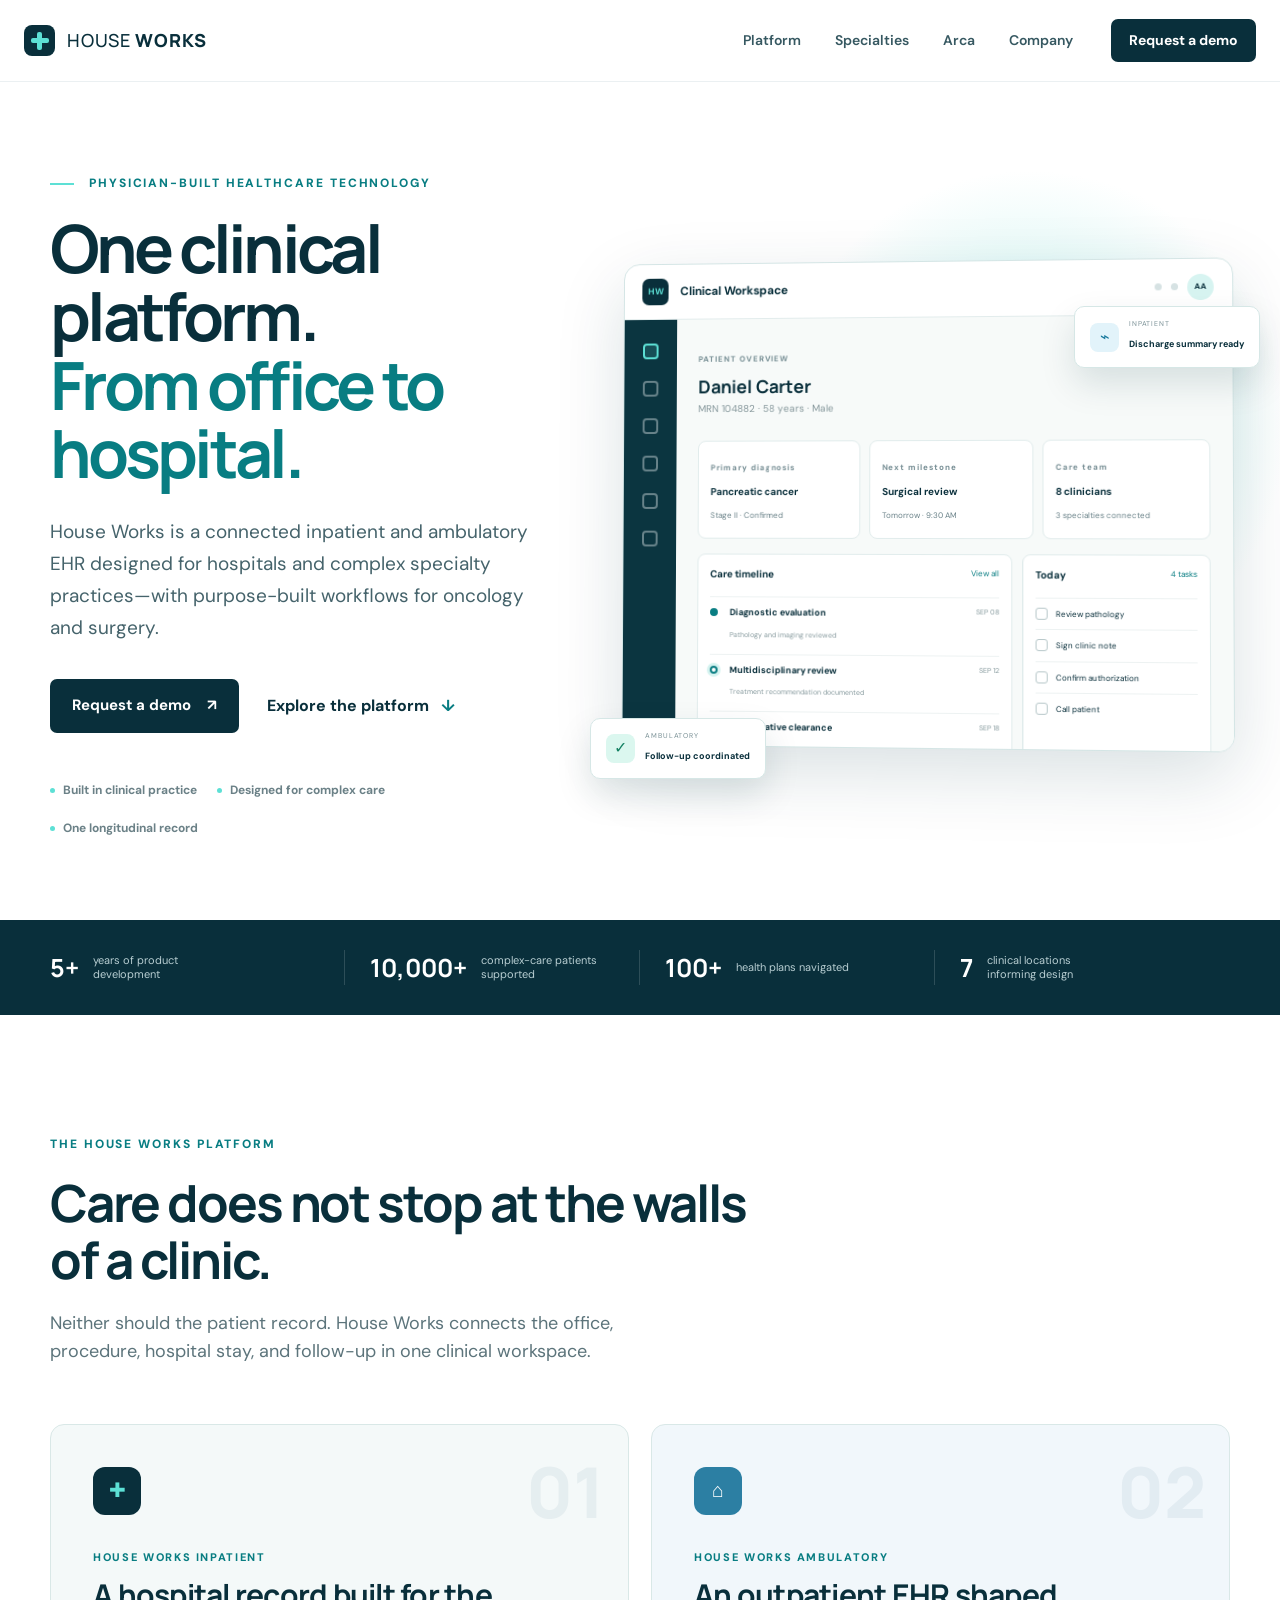
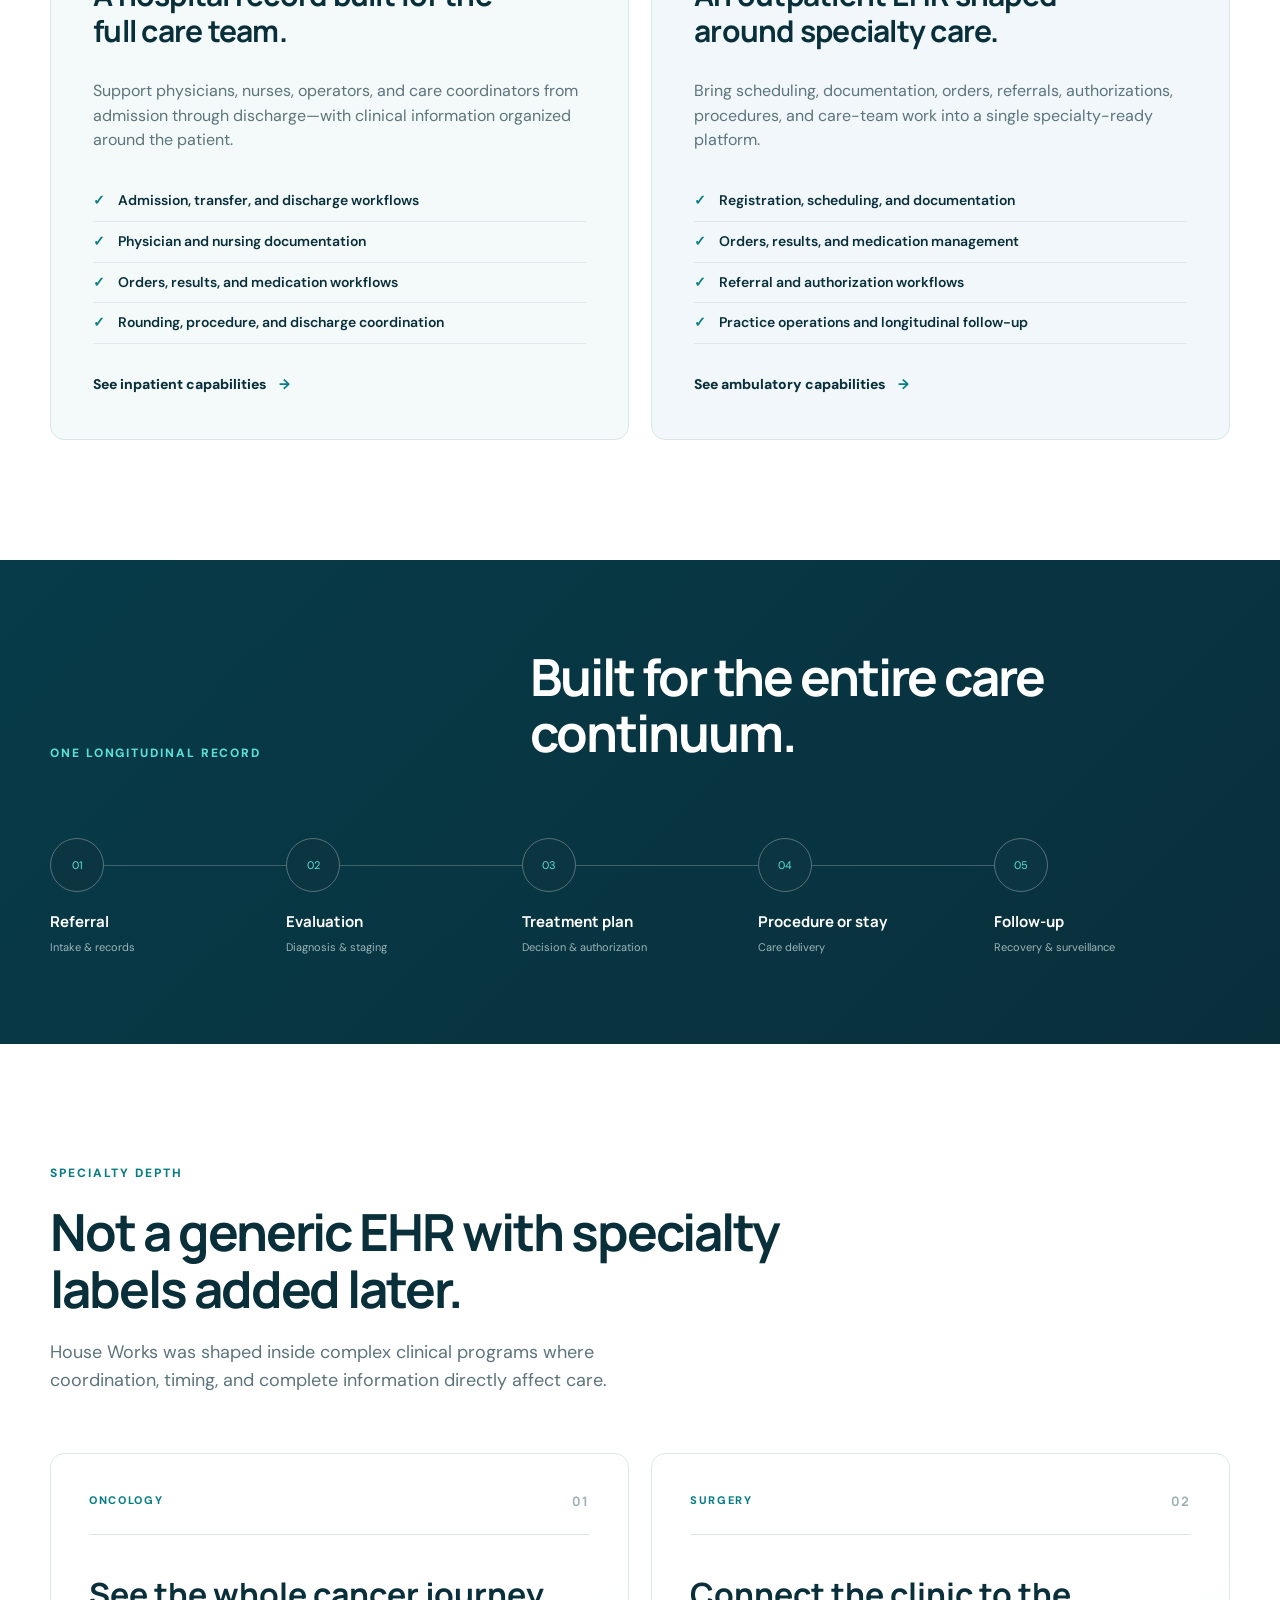
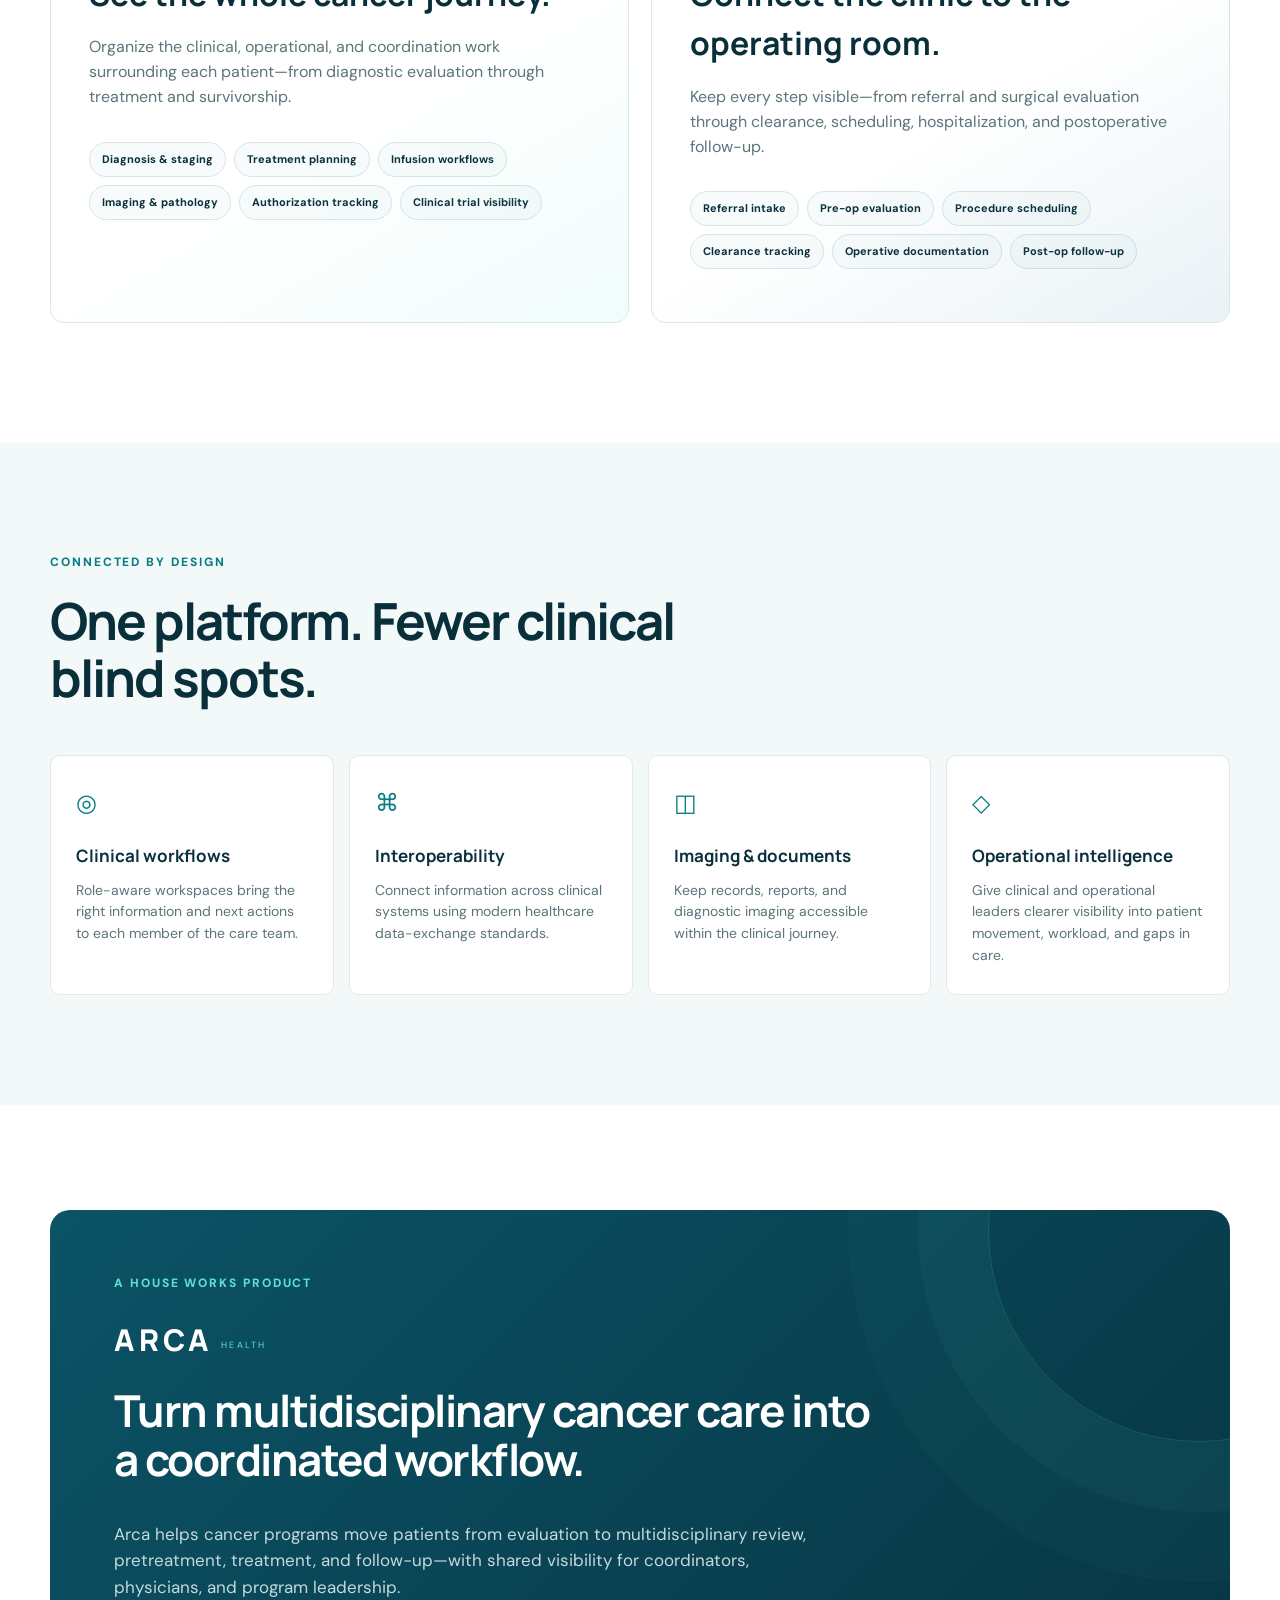
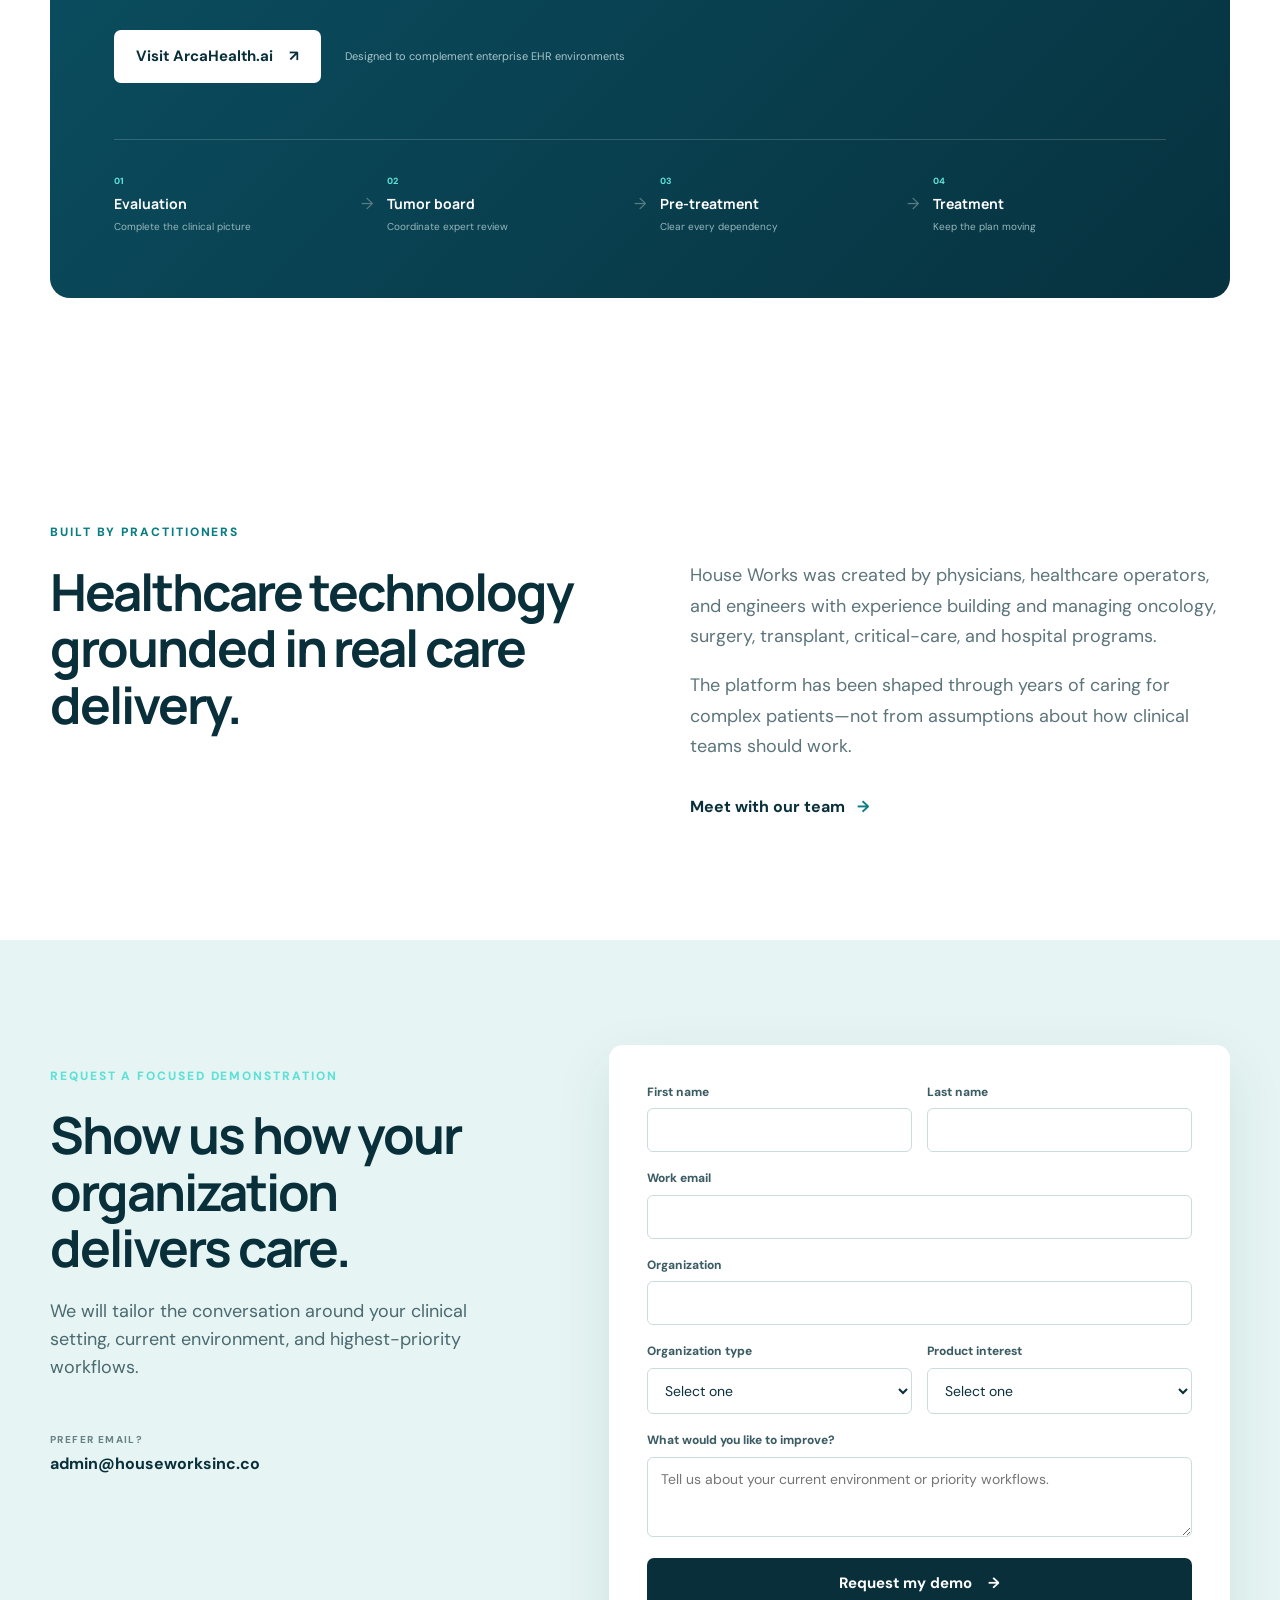
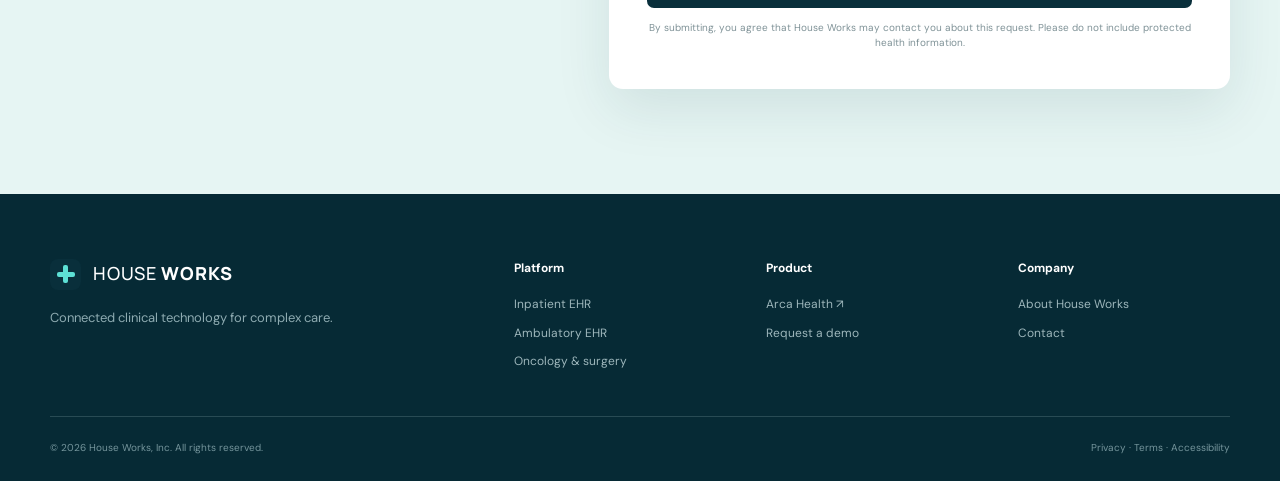
<file: index.html>
<!doctype html>
<html lang="en">
<head>
  <meta charset="utf-8">
  <meta name="viewport" content="width=device-width, initial-scale=1">
  <title>House Works | The Connected EHR for Complex Care</title>
  <meta name="description" content="A physician-built inpatient and ambulatory EHR for hospitals, oncology programs, surgical practices, and complex care teams.">
  <link rel="preconnect" href="https://fonts.googleapis.com">
  <link rel="preconnect" href="https://fonts.gstatic.com" crossorigin>
  <link href="https://fonts.googleapis.com/css2?family=DM+Sans:wght@400;500;600;700&family=Manrope:wght@500;600;700;800&display=swap" rel="stylesheet">
  <link rel="stylesheet" href="styles.css">
  <link rel="icon" type="image/svg+xml" href="data:image/svg+xml,%3Csvg xmlns='http://www.w3.org/2000/svg' viewBox='0 0 64 64'%3E%3Crect width='64' height='64' rx='15' fill='%23074c61'/%3E%3Cpath d='M17 18v28M47 18v28M18 32h28' stroke='%23fff' stroke-width='8' stroke-linecap='round'/%3E%3Ccircle cx='32' cy='32' r='5' fill='%235de0d5'/%3E%3C/svg%3E">
</head>
<body>
  <a class="skip-link" href="#main">Skip to content</a>
  <header class="site-header" id="top">
    <div class="nav-wrap">
      <a class="brand" href="#top" aria-label="House Works home">
        <span class="brand-mark" aria-hidden="true"><i></i><b></b></span>
        <span>HOUSE <strong>WORKS</strong></span>
      </a>
      <nav class="desktop-nav" aria-label="Primary navigation">
        <a href="#platform">Platform</a>
        <a href="#specialties">Specialties</a>
        <a href="#arca">Arca</a>
        <a href="#company">Company</a>
      </nav>
      <a class="button button-small desktop-cta" href="#demo">Request a demo</a>
      <button class="menu-toggle" aria-label="Open menu" aria-expanded="false"><span></span><span></span></button>
    </div>
    <nav class="mobile-nav" aria-label="Mobile navigation">
      <a href="#platform">Platform</a><a href="#specialties">Specialties</a><a href="#arca">Arca</a><a href="#company">Company</a><a class="button" href="#demo">Request a demo</a>
    </nav>
  </header>

  <main id="main">
    <section class="hero section-shell">
      <div class="hero-copy reveal">
        <p class="eyebrow"><span></span> Physician-built healthcare technology</p>
        <h1>One clinical platform.<br><em>From office to hospital.</em></h1>
        <p class="hero-lede">House Works is a connected inpatient and ambulatory EHR designed for hospitals and complex specialty practices—with purpose-built workflows for oncology and surgery.</p>
        <div class="hero-actions">
          <a class="button" href="#demo">Request a demo <span>↗</span></a>
          <a class="text-link" href="#platform">Explore the platform <span>↓</span></a>
        </div>
        <div class="trust-line"><span>Built in clinical practice</span><span>Designed for complex care</span><span>One longitudinal record</span></div>
      </div>

      <div class="product-stage reveal" aria-label="House Works product interface illustration">
        <div class="stage-glow"></div>
        <div class="app-window">
          <div class="app-topbar"><div class="mini-brand">HW</div><span>Clinical Workspace</span><div class="top-actions"><i></i><i></i><div class="avatar">AA</div></div></div>
          <div class="app-body">
            <aside class="app-sidebar"><b></b><i></i><i></i><i></i><i></i><i></i></aside>
            <div class="app-content">
              <div class="patient-row"><div><small>PATIENT OVERVIEW</small><h3>Daniel Carter</h3><p>MRN 104882 · 58 years · Male</p></div><span class="status">Active care plan</span></div>
              <div class="metric-row"><article><small>Primary diagnosis</small><b>Pancreatic cancer</b><span>Stage II · Confirmed</span></article><article><small>Next milestone</small><b>Surgical review</b><span>Tomorrow · 9:30 AM</span></article><article><small>Care team</small><b>8 clinicians</b><span>3 specialties connected</span></article></div>
              <div class="workspace-grid">
                <article class="timeline"><div class="card-head"><b>Care timeline</b><span>View all</span></div><div class="event done"><i></i><div><b>Diagnostic evaluation</b><small>Pathology and imaging reviewed</small></div><time>SEP 08</time></div><div class="event active"><i></i><div><b>Multidisciplinary review</b><small>Treatment recommendation documented</small></div><time>SEP 12</time></div><div class="event"><i></i><div><b>Preoperative clearance</b><small>3 tasks remaining</small></div><time>SEP 18</time></div></article>
                <article class="tasks"><div class="card-head"><b>Today</b><span>4 tasks</span></div><div class="task"><i>✓</i><span>Review pathology</span></div><div class="task"><i></i><span>Sign clinic note</span></div><div class="task"><i></i><span>Confirm authorization</span></div><div class="task"><i></i><span>Call patient</span></div></article>
              </div>
            </div>
          </div>
        </div>
        <div class="float-card float-one"><span class="pulse-icon">⌁</span><div><small>INPATIENT</small><b>Discharge summary ready</b></div></div>
        <div class="float-card float-two"><span class="check-icon">✓</span><div><small>AMBULATORY</small><b>Follow-up coordinated</b></div></div>
      </div>
    </section>

    <section class="proof-strip" aria-label="Platform facts">
      <div class="section-shell proof-grid">
        <div><strong>5+</strong><span>years of product development</span></div>
        <div><strong>10,000+</strong><span>complex-care patients supported</span></div>
        <div><strong>100+</strong><span>health plans navigated</span></div>
        <div><strong>7</strong><span>clinical locations informing design</span></div>
      </div>
    </section>

    <section class="platform section-shell" id="platform">
      <div class="section-intro reveal"><p class="eyebrow">The House Works platform</p><h2>Care does not stop at the walls of a clinic.</h2><p>Neither should the patient record. House Works connects the office, procedure, hospital stay, and follow-up in one clinical workspace.</p></div>
      <div class="product-split">
        <article class="product-panel inpatient reveal">
          <div class="panel-number">01</div><div class="panel-icon hospital-icon" aria-hidden="true">✚</div>
          <p class="panel-label">HOUSE WORKS INPATIENT</p><h3>A hospital record built for the full care team.</h3><p>Support physicians, nurses, operators, and care coordinators from admission through discharge—with clinical information organized around the patient.</p>
          <ul><li>Admission, transfer, and discharge workflows</li><li>Physician and nursing documentation</li><li>Orders, results, and medication workflows</li><li>Rounding, procedure, and discharge coordination</li></ul>
          <a href="#demo">See inpatient capabilities <span>→</span></a>
        </article>
        <article class="product-panel ambulatory reveal">
          <div class="panel-number">02</div><div class="panel-icon" aria-hidden="true">⌂</div>
          <p class="panel-label">HOUSE WORKS AMBULATORY</p><h3>An outpatient EHR shaped around specialty care.</h3><p>Bring scheduling, documentation, orders, referrals, authorizations, procedures, and care-team work into a single specialty-ready platform.</p>
          <ul><li>Registration, scheduling, and documentation</li><li>Orders, results, and medication management</li><li>Referral and authorization workflows</li><li>Practice operations and longitudinal follow-up</li></ul>
          <a href="#demo">See ambulatory capabilities <span>→</span></a>
        </article>
      </div>
    </section>

    <section class="continuum">
      <div class="section-shell continuum-inner reveal">
        <div><p class="eyebrow light">One longitudinal record</p><h2>Built for the entire care continuum.</h2></div>
        <div class="journey" aria-label="Patient care continuum">
          <div><span>01</span><i></i><b>Referral</b><small>Intake & records</small></div><div><span>02</span><i></i><b>Evaluation</b><small>Diagnosis & staging</small></div><div><span>03</span><i></i><b>Treatment plan</b><small>Decision & authorization</small></div><div><span>04</span><i></i><b>Procedure or stay</b><small>Care delivery</small></div><div><span>05</span><i></i><b>Follow-up</b><small>Recovery & surveillance</small></div>
        </div>
      </div>
    </section>

    <section class="specialties section-shell" id="specialties">
      <div class="section-intro reveal"><p class="eyebrow">Specialty depth</p><h2>Not a generic EHR with specialty labels added later.</h2><p>House Works was shaped inside complex clinical programs where coordination, timing, and complete information directly affect care.</p></div>
      <div class="specialty-grid">
        <article class="specialty-card oncology reveal"><div class="specialty-top"><span>ONCOLOGY</span><b>01</b></div><h3>See the whole cancer journey.</h3><p>Organize the clinical, operational, and coordination work surrounding each patient—from diagnostic evaluation through treatment and survivorship.</p><div class="tag-list"><span>Diagnosis & staging</span><span>Treatment planning</span><span>Infusion workflows</span><span>Imaging & pathology</span><span>Authorization tracking</span><span>Clinical trial visibility</span></div></article>
        <article class="specialty-card surgery reveal"><div class="specialty-top"><span>SURGERY</span><b>02</b></div><h3>Connect the clinic to the operating room.</h3><p>Keep every step visible—from referral and surgical evaluation through clearance, scheduling, hospitalization, and postoperative follow-up.</p><div class="tag-list"><span>Referral intake</span><span>Pre-op evaluation</span><span>Procedure scheduling</span><span>Clearance tracking</span><span>Operative documentation</span><span>Post-op follow-up</span></div></article>
      </div>
    </section>

    <section class="capabilities">
      <div class="section-shell">
        <div class="section-intro compact reveal"><p class="eyebrow">Connected by design</p><h2>One platform. Fewer clinical blind spots.</h2></div>
        <div class="capability-grid">
          <article class="reveal"><span>◎</span><h3>Clinical workflows</h3><p>Role-aware workspaces bring the right information and next actions to each member of the care team.</p></article>
          <article class="reveal"><span>⌘</span><h3>Interoperability</h3><p>Connect information across clinical systems using modern healthcare data-exchange standards.</p></article>
          <article class="reveal"><span>◫</span><h3>Imaging & documents</h3><p>Keep records, reports, and diagnostic imaging accessible within the clinical journey.</p></article>
          <article class="reveal"><span>◇</span><h3>Operational intelligence</h3><p>Give clinical and operational leaders clearer visibility into patient movement, workload, and gaps in care.</p></article>
        </div>
      </div>
    </section>

    <section class="arca section-shell" id="arca">
      <div class="arca-card reveal">
        <div class="arca-copy"><p class="eyebrow light">A House Works product</p><div class="arca-logo"><span>ARCA</span><small>HEALTH</small></div><h2>Turn multidisciplinary cancer care into a coordinated workflow.</h2><p>Arca helps cancer programs move patients from evaluation to multidisciplinary review, pretreatment, treatment, and follow-up—with shared visibility for coordinators, physicians, and program leadership.</p><div class="arca-actions"><a class="button button-light" href="https://arcahealth.ai" target="_blank" rel="noopener">Visit ArcaHealth.ai <span>↗</span></a><span>Designed to complement enterprise EHR environments</span></div></div>
        <div class="arca-flow" aria-label="Arca oncology workflow"><div><span>01</span><b>Evaluation</b><small>Complete the clinical picture</small></div><i>→</i><div><span>02</span><b>Tumor board</b><small>Coordinate expert review</small></div><i>→</i><div><span>03</span><b>Pre-treatment</b><small>Clear every dependency</small></div><i>→</i><div><span>04</span><b>Treatment</b><small>Keep the plan moving</small></div></div>
      </div>
    </section>

    <section class="company section-shell" id="company">
      <div class="company-grid reveal"><div><p class="eyebrow">Built by practitioners</p><h2>Healthcare technology grounded in real care delivery.</h2></div><div><p>House Works was created by physicians, healthcare operators, and engineers with experience building and managing oncology, surgery, transplant, critical-care, and hospital programs.</p><p>The platform has been shaped through years of caring for complex patients—not from assumptions about how clinical teams should work.</p><a class="text-link" href="#demo">Meet with our team <span>→</span></a></div></div>
    </section>

    <section class="demo" id="demo">
      <div class="section-shell demo-grid">
        <div class="demo-copy reveal"><p class="eyebrow light">Request a focused demonstration</p><h2>Show us how your organization delivers care.</h2><p>We will tailor the conversation around your clinical setting, current environment, and highest-priority workflows.</p><div class="contact-note"><small>Prefer email?</small><a href="mailto:admin@houseworksinc.co">admin@houseworksinc.co</a></div></div>
        <form class="demo-form reveal" name="demo-request" method="POST" action="/thank-you.html" data-netlify="true" netlify-honeypot="bot-field">
          <input type="hidden" name="form-name" value="demo-request"><p class="hidden"><label>Do not fill this out: <input name="bot-field"></label></p>
          <div class="form-row"><label>First name<input required name="first-name" autocomplete="given-name"></label><label>Last name<input required name="last-name" autocomplete="family-name"></label></div>
          <label>Work email<input required type="email" name="email" autocomplete="email"></label>
          <label>Organization<input required name="organization" autocomplete="organization"></label>
          <div class="form-row"><label>Organization type<select name="organization-type" required><option value="" selected disabled>Select one</option><option>Hospital or health system</option><option>Oncology practice</option><option>Surgical practice</option><option>Multispecialty group</option><option>Other</option></select></label><label>Product interest<select name="product-interest" required><option value="" selected disabled>Select one</option><option>Inpatient EHR</option><option>Ambulatory EHR</option><option>Both inpatient and ambulatory</option><option>Arca</option></select></label></div>
          <label>What would you like to improve?<textarea name="message" rows="3" placeholder="Tell us about your current environment or priority workflows."></textarea></label>
          <button class="button submit-button" type="submit">Request my demo <span>→</span></button><p class="form-disclaimer">By submitting, you agree that House Works may contact you about this request. Please do not include protected health information.</p>
        </form>
      </div>
    </section>
  </main>

  <footer><div class="section-shell footer-grid"><div><a class="brand footer-brand" href="#top"><span class="brand-mark"><i></i><b></b></span><span>HOUSE <strong>WORKS</strong></span></a><p>Connected clinical technology for complex care.</p></div><div><b>Platform</b><a href="#platform">Inpatient EHR</a><a href="#platform">Ambulatory EHR</a><a href="#specialties">Oncology & surgery</a></div><div><b>Product</b><a href="https://arcahealth.ai" target="_blank" rel="noopener">Arca Health ↗</a><a href="#demo">Request a demo</a></div><div><b>Company</b><a href="#company">About House Works</a><a href="mailto:admin@houseworksinc.co">Contact</a></div></div><div class="section-shell footer-bottom"><span>© 2026 House Works, Inc. All rights reserved.</span><span>Privacy · Terms · Accessibility</span></div></footer>
  <script src="script.js"></script>
</body>
</html>
</file>
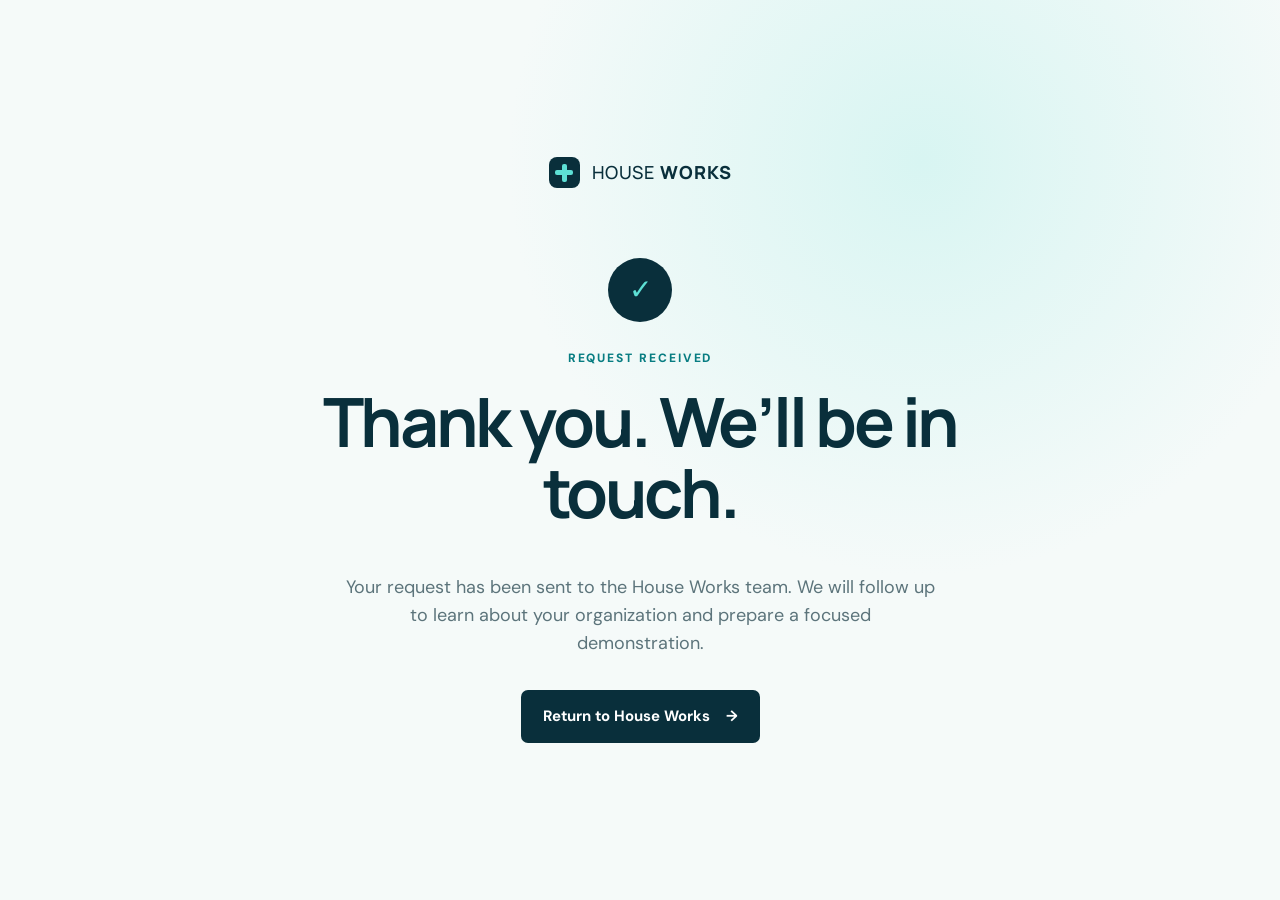
<file: thank-you.html>
<!doctype html><html lang="en"><head><meta charset="utf-8"><meta name="viewport" content="width=device-width,initial-scale=1"><title>Thank you | House Works</title><meta name="description" content="Your House Works demonstration request has been received."><link rel="preconnect" href="https://fonts.googleapis.com"><link rel="preconnect" href="https://fonts.gstatic.com" crossorigin><link href="https://fonts.googleapis.com/css2?family=DM+Sans:wght@400;500;600;700&family=Manrope:wght@600;700;800&display=swap" rel="stylesheet"><link rel="stylesheet" href="styles.css"><link rel="icon" type="image/svg+xml" href="data:image/svg+xml,%3Csvg xmlns='http://www.w3.org/2000/svg' viewBox='0 0 64 64'%3E%3Crect width='64' height='64' rx='15' fill='%23074c61'/%3E%3Cpath d='M17 18v28M47 18v28M18 32h28' stroke='%23fff' stroke-width='8' stroke-linecap='round'/%3E%3Ccircle cx='32' cy='32' r='5' fill='%235de0d5'/%3E%3C/svg%3E"></head><body><main class="thanks"><div><a class="brand" href="/"><span class="brand-mark" aria-hidden="true"><i></i><b></b></span><span>HOUSE <strong>WORKS</strong></span></a><span class="thanks-check">✓</span><p class="eyebrow">Request received</p><h1>Thank you. We’ll be in touch.</h1><p>Your request has been sent to the House Works team. We will follow up to learn about your organization and prepare a focused demonstration.</p><a class="button" href="/">Return to House Works <span>→</span></a></div></main></body></html>
</file>
<file: styles.css>
:root{--ink:#092f3b;--ink2:#174552;--teal:#087d82;--mint:#5de0d5;--blue:#2c7fa3;--pale:#eef8f7;--line:#d9e8e7;--white:#fff;--muted:#5c747b;--shadow:0 24px 70px rgba(5,54,65,.15)}
*{box-sizing:border-box}html{scroll-behavior:smooth}body{margin:0;color:var(--ink);font-family:'DM Sans',sans-serif;background:#fff;font-size:16px;line-height:1.55}h1,h2,h3,p{margin-top:0}h1,h2,h3,.brand{font-family:'Manrope',sans-serif}a{color:inherit;text-decoration:none}.section-shell{width:min(1180px,calc(100% - 48px));margin:auto}.skip-link{position:fixed;top:-50px;left:20px;z-index:99;background:#fff;padding:10px 16px}.skip-link:focus{top:10px}.site-header{height:82px;position:sticky;top:0;z-index:50;background:rgba(255,255,255,.92);backdrop-filter:blur(16px);border-bottom:1px solid rgba(8,73,88,.08)}.nav-wrap{width:min(1240px,calc(100% - 48px));height:100%;margin:auto;display:flex;align-items:center;justify-content:space-between}.brand{display:flex;align-items:center;gap:12px;font-weight:500;font-size:18px;letter-spacing:.05em}.brand strong{font-weight:800}.brand-mark{width:31px;height:31px;border-radius:8px;background:var(--ink);position:relative;display:inline-block}.brand-mark i,.brand-mark b{position:absolute;background:var(--mint);border-radius:2px}.brand-mark i{width:18px;height:5px;left:6.5px;top:13px}.brand-mark b{height:18px;width:5px;left:13px;top:6.5px}.desktop-nav{display:flex;gap:34px;margin-left:auto;margin-right:38px}.desktop-nav a{font-size:14px;font-weight:600;color:#365861}.desktop-nav a:hover{color:var(--teal)}.button{display:inline-flex;align-items:center;justify-content:center;gap:16px;border:none;background:var(--ink);color:#fff;padding:15px 22px;border-radius:7px;font-weight:700;font-family:inherit;font-size:15px;cursor:pointer;transition:.25s}.button:hover{background:var(--teal);transform:translateY(-1px)}.button-small{padding:11px 18px;font-size:14px}.menu-toggle,.mobile-nav{display:none}
.hero{min-height:740px;padding:92px 0 82px;display:grid;grid-template-columns:.92fr 1.12fr;gap:66px;align-items:center}.eyebrow{text-transform:uppercase;letter-spacing:.16em;font-size:12px;font-weight:800;color:var(--teal);margin-bottom:21px}.eyebrow span{display:inline-block;width:24px;height:2px;background:var(--mint);vertical-align:middle;margin-right:10px}.hero h1{font-size:clamp(48px,5.2vw,75px);line-height:1.03;letter-spacing:-.055em;margin-bottom:28px}.hero h1 em{font-style:normal;color:var(--teal)}.hero-lede{font-size:19px;line-height:1.68;color:#45636b;max-width:600px}.hero-actions{display:flex;align-items:center;gap:28px;margin-top:36px}.text-link{font-weight:700;color:var(--ink)}.text-link span{color:var(--teal);margin-left:8px}.trust-line{display:flex;gap:20px;flex-wrap:wrap;margin-top:48px}.trust-line span{font-size:12px;font-weight:700;color:#6b8187;position:relative;padding-left:13px}.trust-line span:before{content:'';position:absolute;width:5px;height:5px;border-radius:50%;background:var(--mint);left:0;top:7px}
.product-stage{position:relative;padding:42px 0 45px}.stage-glow{position:absolute;width:520px;height:520px;border-radius:50%;background:radial-gradient(circle,#9aeee6 0,rgba(162,237,230,.22) 48%,transparent 70%);right:-60px;top:-50px}.app-window{position:relative;background:#fff;border:1px solid #d4e5e5;border-radius:16px;box-shadow:var(--shadow);overflow:hidden;transform:perspective(1100px) rotateY(-3deg) rotateX(1deg)}.app-topbar{height:56px;border-bottom:1px solid #e2ecec;display:flex;align-items:center;padding:0 18px;gap:12px;font-size:12px;font-weight:700}.mini-brand{width:27px;height:27px;border-radius:7px;display:grid;place-items:center;background:var(--ink);color:var(--mint);font-size:9px}.top-actions{margin-left:auto;display:flex;align-items:center;gap:9px}.top-actions i{width:7px;height:7px;background:#d6e2e3;border-radius:50%}.avatar{width:26px;height:26px;border-radius:50%;background:#d7f4f1;display:grid;place-items:center;font-size:8px}.app-body{height:430px;display:flex;background:#f7faf9}.app-sidebar{width:54px;background:#0b3540;display:flex;flex-direction:column;align-items:center;gap:22px;padding-top:24px}.app-sidebar b,.app-sidebar i{display:block;width:16px;height:16px;border-radius:4px;border:2px solid #68838a}.app-sidebar b{border-color:var(--mint);background:rgba(93,224,213,.15)}.app-content{padding:26px 22px;flex:1}.patient-row{display:flex;justify-content:space-between;align-items:flex-start}.patient-row small,.metric-row small{font-size:8px;letter-spacing:.12em;color:#799096;font-weight:800}.patient-row h3{font-size:18px;margin:4px 0 0}.patient-row p{font-size:10px;color:#84969a}.status{background:#dff7ef;color:#15805f;border-radius:20px;padding:6px 10px;font-size:8px;font-weight:800}.metric-row{display:grid;grid-template-columns:repeat(3,1fr);gap:9px;margin:15px 0}.metric-row article,.timeline,.tasks{background:#fff;border:1px solid #e1ecec;border-radius:8px;padding:12px}.metric-row b{display:block;font-size:10px;margin:6px 0 2px}.metric-row span{font-size:8px;color:#688087}.workspace-grid{display:grid;grid-template-columns:1.55fr .9fr;gap:10px}.card-head{display:flex;justify-content:space-between;margin-bottom:14px;font-size:10px}.card-head span{font-size:8px;color:var(--teal)}.event{display:grid;grid-template-columns:10px 1fr auto;gap:10px;align-items:start;padding:9px 0;border-top:1px solid #edf2f2}.event>i{width:8px;height:8px;border:2px solid #a9bcbe;border-radius:50%;margin-top:2px}.event.done>i{background:var(--teal);border-color:var(--teal)}.event.active>i{box-shadow:0 0 0 3px #d6f3f0;border-color:var(--teal)}.event b{font-size:9px;display:block}.event small,.event time{font-size:7px;color:#83979b}.task{display:flex;gap:8px;padding:9px 0;border-top:1px solid #edf2f2;font-size:8px}.task i{width:12px;height:12px;border:1px solid #b8c8ca;border-radius:3px;font-style:normal;font-size:7px;text-align:center;color:#fff}.task:first-of-type i{background:var(--teal)}.float-card{position:absolute;background:#fff;border:1px solid #d6e7e6;box-shadow:0 16px 35px rgba(8,54,65,.13);border-radius:10px;padding:12px 15px;display:flex;align-items:center;gap:10px}.float-card span{width:29px;height:29px;border-radius:8px;display:grid;place-items:center}.float-card small{display:block;font-size:7px;letter-spacing:.12em;color:#799095}.float-card b{font-size:9px}.float-one{right:-30px;top:88px}.float-two{left:-28px;bottom:14px}.pulse-icon{background:#e2f3fa;color:#18789c}.check-icon{background:#dbf7ef;color:#138062}
.proof-strip{background:var(--ink);color:#fff}.proof-grid{display:grid;grid-template-columns:repeat(4,1fr);padding:30px 0}.proof-grid div{display:flex;align-items:center;gap:14px;padding:0 25px;border-right:1px solid rgba(255,255,255,.15)}.proof-grid div:first-child{padding-left:0}.proof-grid div:last-child{border:0}.proof-grid strong{font:700 25px 'Manrope'}.proof-grid span{font-size:11px;color:#b8ced2;line-height:1.3;max-width:120px}.platform,.specialties,.company{padding:120px 0}.section-intro{max-width:720px;margin-bottom:58px}.section-intro h2,.continuum h2,.company h2,.demo h2{font-size:clamp(38px,4vw,55px);line-height:1.1;letter-spacing:-.04em;margin-bottom:23px}.section-intro>p:last-child{color:var(--muted);font-size:18px;max-width:650px}.product-split{display:grid;grid-template-columns:1fr 1fr;gap:22px}.product-panel{position:relative;overflow:hidden;border:1px solid var(--line);border-radius:14px;padding:42px;background:#f4f9f9}.product-panel.ambulatory{background:#f1f7fb}.panel-number{position:absolute;right:23px;top:18px;font:800 70px 'Manrope';color:rgba(7,76,97,.06)}.panel-icon{width:48px;height:48px;border-radius:12px;background:var(--ink);color:var(--mint);display:grid;place-items:center;font-size:20px;margin-bottom:34px}.ambulatory .panel-icon{background:var(--blue);color:#fff}.panel-label{font-size:11px;letter-spacing:.15em;color:var(--teal);font-weight:800}.product-panel h3{font-size:30px;line-height:1.2;letter-spacing:-.025em;max-width:440px}.product-panel>p:not(.panel-label){color:var(--muted)}.product-panel ul{list-style:none;padding:0;margin:28px 0}.product-panel li{padding:9px 0 9px 25px;position:relative;border-bottom:1px solid rgba(9,47,59,.08);font-weight:600;font-size:14px}.product-panel li:before{content:'✓';position:absolute;left:0;color:var(--teal)}.product-panel>a{font-size:14px;font-weight:800}.product-panel>a span{margin-left:10px;color:var(--teal)}
.continuum{background:linear-gradient(135deg,#073b49,#092f3b);color:#fff;padding:88px 0}.continuum-inner>div:first-child{display:flex;align-items:end;justify-content:space-between}.eyebrow.light{color:var(--mint)}.continuum h2{max-width:700px}.journey{display:grid;grid-template-columns:repeat(5,1fr);margin-top:55px}.journey div{position:relative;padding-right:20px}.journey div:not(:last-child):after{content:'';position:absolute;height:1px;background:#40636c;left:32px;right:0;top:27px}.journey span{width:54px;height:54px;border:1px solid #57727a;border-radius:50%;display:grid;place-items:center;font-size:11px;color:var(--mint);position:relative;background:#0a3541;z-index:1}.journey b,.journey small{display:block}.journey b{font-family:'Manrope';font-size:15px;margin-top:18px}.journey small{color:#9db5ba;margin-top:5px;font-size:11px}.specialties .section-intro{max-width:800px}.specialty-grid{display:grid;grid-template-columns:1fr 1fr;gap:22px}.specialty-card{padding:38px;border:1px solid var(--line);border-radius:14px;min-height:470px;position:relative;background:#fff}.specialty-card:before{content:'';position:absolute;inset:0;border-radius:14px;background:linear-gradient(150deg,transparent 55%,rgba(93,224,213,.09));pointer-events:none}.surgery:before{background:linear-gradient(150deg,transparent 55%,rgba(44,127,163,.1))}.specialty-top{display:flex;justify-content:space-between;border-bottom:1px solid var(--line);padding-bottom:24px;font-size:11px;letter-spacing:.15em;font-weight:800;color:var(--teal)}.specialty-top b{font:700 13px 'Manrope';color:#9db0b4}.specialty-card h3{font-size:32px;margin:35px 0 16px}.specialty-card>p{color:var(--muted);max-width:500px}.tag-list{display:flex;flex-wrap:wrap;gap:8px;margin-top:32px}.tag-list span{border:1px solid #d6e6e5;border-radius:30px;padding:8px 12px;font-size:11px;font-weight:700;background:#f8fbfb}.capabilities{padding:110px 0;background:#f3f8f8}.section-intro.compact{margin-bottom:50px}.capability-grid{display:grid;grid-template-columns:repeat(4,1fr);gap:15px}.capability-grid article{background:#fff;padding:28px 25px;border-radius:10px;border:1px solid #e1ebeb}.capability-grid article>span{font-size:24px;color:var(--teal)}.capability-grid h3{font-size:17px;margin:22px 0 10px}.capability-grid p{font-size:14px;color:var(--muted);margin:0}
.arca{padding:105px 0}.arca-card{background:linear-gradient(135deg,#0b5366,#07323f);border-radius:20px;color:#fff;padding:64px;overflow:hidden;position:relative}.arca-card:after{content:'';position:absolute;width:420px;height:420px;border:1px solid rgba(93,224,213,.18);border-radius:50%;right:-180px;top:-190px;box-shadow:0 0 0 70px rgba(93,224,213,.035),0 0 0 140px rgba(93,224,213,.025)}.arca-copy{max-width:760px;position:relative;z-index:2}.arca-logo{display:flex;align-items:end;gap:8px;margin:26px 0}.arca-logo span{font:800 30px 'Manrope';letter-spacing:.16em}.arca-logo small{font-size:9px;letter-spacing:.25em;color:var(--mint);margin-bottom:7px}.arca-card h2{font-size:44px;line-height:1.12;letter-spacing:-.035em}.arca-copy>p:not(.eyebrow){font-size:17px;color:#c5d9dc;max-width:700px}.arca-actions{display:flex;align-items:center;gap:24px;margin-top:30px}.button-light{background:#fff;color:var(--ink)}.arca-actions>span{font-size:11px;color:#a8c5c9}.arca-flow{position:relative;z-index:2;display:grid;grid-template-columns:1fr auto 1fr auto 1fr auto 1fr;gap:14px;align-items:center;border-top:1px solid rgba(255,255,255,.17);margin-top:56px;padding-top:35px}.arca-flow div{display:grid}.arca-flow div span{font-size:9px;color:var(--mint);font-weight:800}.arca-flow b{font-family:'Manrope';font-size:14px;margin:4px 0}.arca-flow small{font-size:10px;color:#98b7bc}.arca-flow>i{font-style:normal;color:#5b7c84}.company-grid{display:grid;grid-template-columns:1fr 1fr;gap:100px;align-items:start}.company-grid>div:last-child{padding-top:37px}.company-grid>div:last-child p{font-size:18px;color:var(--muted);line-height:1.7}.company-grid .text-link{display:inline-block;margin-top:15px}.demo{background:#e6f5f3;padding:105px 0}.demo-grid{display:grid;grid-template-columns:.85fr 1.15fr;gap:100px}.demo-copy{padding-top:22px}.demo-copy>p:not(.eyebrow){font-size:18px;color:#4b6970}.contact-note{margin-top:50px}.contact-note small,.contact-note a{display:block}.contact-note small{text-transform:uppercase;font-size:10px;letter-spacing:.14em;color:#688087;font-weight:800}.contact-note a{font-weight:700;margin-top:5px}.demo-form{background:#fff;border-radius:14px;padding:38px;box-shadow:0 20px 55px rgba(8,61,70,.1)}.form-row{display:grid;grid-template-columns:1fr 1fr;gap:15px}.demo-form label{display:block;font-size:12px;font-weight:800;color:#3c5c64;margin-bottom:17px}.demo-form input,.demo-form select,.demo-form textarea{display:block;width:100%;margin-top:7px;border:1px solid #cbdcdd;border-radius:6px;padding:12px 13px;background:#fff;color:var(--ink);font:14px 'DM Sans';outline:none}.demo-form input:focus,.demo-form select:focus,.demo-form textarea:focus{border-color:var(--teal);box-shadow:0 0 0 3px rgba(8,125,130,.1)}.submit-button{width:100%;margin-top:4px}.form-disclaimer{font-size:10px;color:#7f9297;text-align:center;margin:12px 0 0}.hidden{display:none}footer{background:#062a35;color:#fff;padding:65px 0 25px}.footer-grid{display:grid;grid-template-columns:2fr repeat(3,1fr);gap:40px}.footer-brand{color:#fff;margin-bottom:18px}.footer-grid>div:first-child p{color:#8eabb1;font-size:13px}.footer-grid>div:not(:first-child){display:flex;flex-direction:column;gap:10px}.footer-grid b{font-size:12px;margin-bottom:8px}.footer-grid a:not(.brand){font-size:12px;color:#9db6bb}.footer-grid a:hover{color:var(--mint)}.footer-bottom{display:flex;justify-content:space-between;border-top:1px solid #284b54;margin-top:45px;padding-top:23px;font-size:10px;color:#75959c}
.reveal{opacity:0;transform:translateY(18px);transition:opacity .65s ease,transform .65s ease}.reveal.visible{opacity:1;transform:none}
@media(max-width:980px){.desktop-nav{display:none}.hero{grid-template-columns:1fr;padding-top:75px}.hero-copy{max-width:720px}.product-stage{max-width:700px;margin:auto;width:100%}.proof-grid{grid-template-columns:1fr 1fr;row-gap:24px}.proof-grid div:nth-child(2){border:0}.capability-grid{grid-template-columns:1fr 1fr}.company-grid,.demo-grid{gap:50px}.desktop-cta{margin-left:auto;margin-right:16px}.menu-toggle{display:block;width:38px;height:38px;border:0;background:none;padding:8px}.menu-toggle span{display:block;width:21px;height:2px;background:var(--ink);margin:6px}.mobile-nav{position:absolute;left:0;right:0;top:81px;background:#fff;padding:25px;box-shadow:0 18px 30px rgba(5,45,55,.12)}.mobile-nav.open{display:flex;flex-direction:column;gap:20px}.mobile-nav a:not(.button){font-weight:700}.journey{grid-template-columns:repeat(5,1fr)}}
@media(max-width:700px){.section-shell,.nav-wrap{width:min(100% - 32px,1180px)}.site-header{height:70px}.mobile-nav{top:69px}.desktop-cta{display:none}.hero{padding:60px 0 55px;min-height:auto;gap:25px}.hero h1{font-size:46px}.hero-lede{font-size:17px}.hero-actions{align-items:flex-start;flex-direction:column}.trust-line{margin-top:35px}.app-window{transform:none}.product-stage{margin-top:0}.float-one{right:-5px}.float-two{left:-5px}.app-body{height:350px}.app-sidebar{width:40px}.app-content{padding:17px 12px}.metric-row article:nth-child(3){display:none}.metric-row{grid-template-columns:1fr 1fr}.workspace-grid{grid-template-columns:1fr}.tasks{display:none}.proof-grid{grid-template-columns:1fr 1fr;padding:28px 0}.proof-grid div{padding:0 10px!important;display:block}.proof-grid strong,.proof-grid span{display:block}.proof-grid span{margin-top:4px}.platform,.specialties,.company,.arca{padding:80px 0}.section-intro h2,.continuum h2,.company h2,.demo h2{font-size:38px}.product-split,.specialty-grid,.company-grid,.demo-grid{grid-template-columns:1fr}.product-panel,.specialty-card{padding:28px}.continuum{padding:75px 0}.journey{grid-template-columns:1fr;gap:0;margin-top:35px}.journey div{display:grid;grid-template-columns:46px 1fr;column-gap:14px;padding:0 0 25px}.journey span{width:42px;height:42px;grid-row:1/3}.journey div:not(:last-child):after{height:auto;width:1px;left:21px;top:42px;bottom:0}.journey b{margin:2px 0 0}.capability-grid{grid-template-columns:1fr}.arca-card{padding:36px 25px}.arca-card h2{font-size:34px}.arca-actions{align-items:flex-start;flex-direction:column}.arca-flow{grid-template-columns:1fr}.arca-flow>i{display:none}.arca-flow div{padding:12px 0;border-bottom:1px solid rgba(255,255,255,.12)}.company-grid{gap:10px}.company-grid>div:last-child{padding-top:0}.demo{padding:75px 0}.demo-grid{gap:35px}.demo-form{padding:25px 20px}.form-row{grid-template-columns:1fr}.footer-grid{grid-template-columns:1fr 1fr}.footer-grid>div:first-child{grid-column:1/-1}.footer-bottom{display:block}.footer-bottom span{display:block;margin-top:8px}}
@media(prefers-reduced-motion:reduce){html{scroll-behavior:auto}.reveal{opacity:1;transform:none;transition:none}.button{transition:none}}
.thanks{min-height:100vh;display:grid;place-items:center;padding:32px;background:radial-gradient(circle at 72% 18%,#d8f5f2,transparent 35%),#f5faf9}.thanks>div{max-width:680px;text-align:center}.thanks .brand{justify-content:center;margin-bottom:70px}.thanks-check{width:64px;height:64px;border-radius:50%;display:grid;place-items:center;background:var(--ink);color:var(--mint);font-size:28px;margin:0 auto 27px}.thanks h1{font-size:clamp(42px,6vw,68px);line-height:1.05;letter-spacing:-.05em}.thanks p:not(.eyebrow){font-size:18px;color:var(--muted);margin:0 auto 32px;max-width:590px}.thanks .eyebrow{margin-bottom:18px}
</file>
